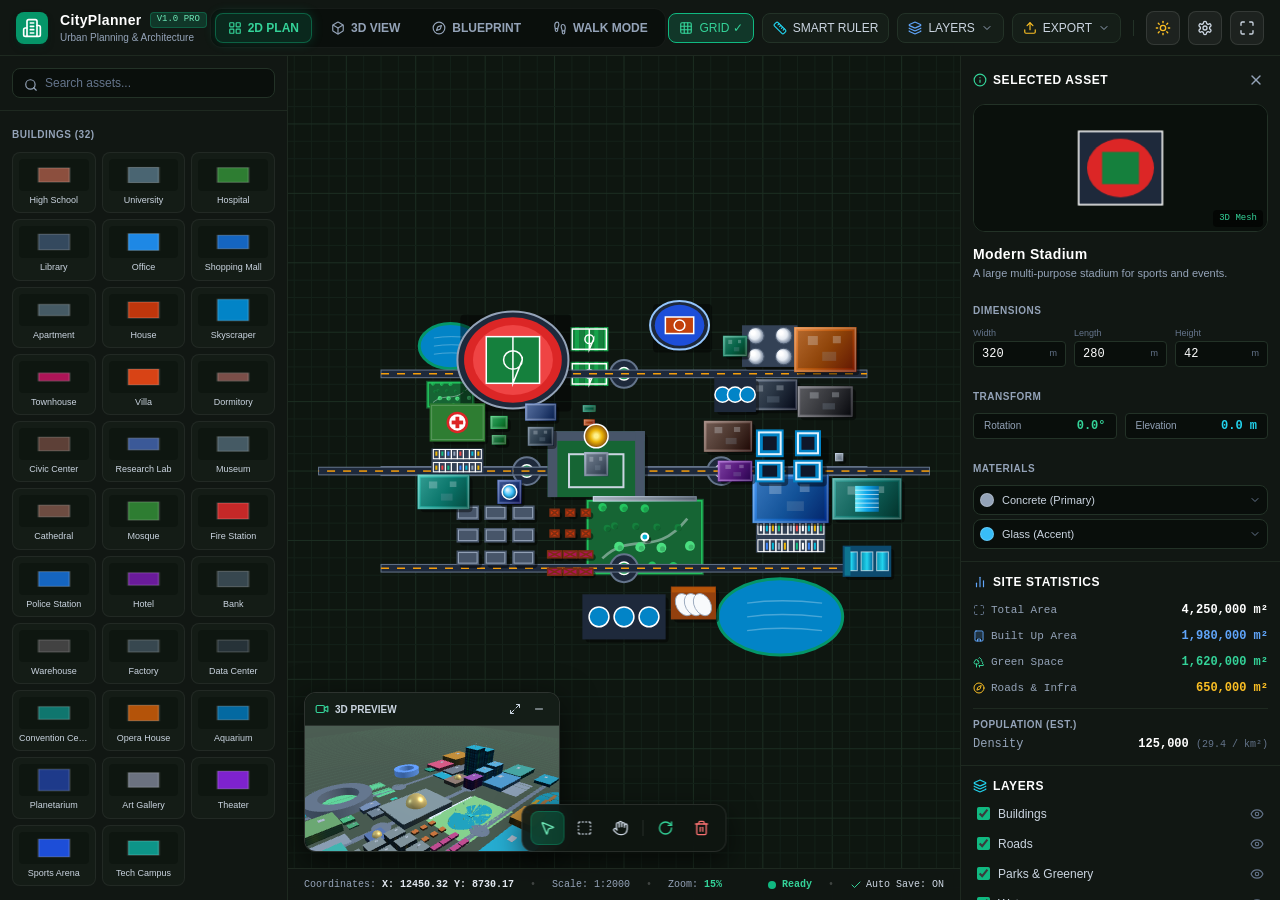
<file: index.html>
<!DOCTYPE html>
<html lang="en">
<head>
  <meta charset="UTF-8" />
  <meta name="viewport" content="width=device-width, initial-scale=1.0, maximum-scale=1.0, user-scalable=no" />
  <title>CityPlanner — Urban Planning & Architecture Studio</title>
  <link rel="icon" type="image/svg+xml" href="favicon.svg" />
  <!-- Vendored libraries: the app works fully offline, no CDN required -->
  <script src="vendor/tailwind.js"></script>
  <!-- Three.js r128 + OrbitControls (local) -->
  <script src="vendor/three.min.js"></script>
  <script src="vendor/OrbitControls.js"></script>
  <!-- Lucide Icons (local) -->
  <script src="vendor/lucide.js"></script>
  <!-- Custom CityPlanner Styles -->
  <link rel="stylesheet" href="cityplanner.css" />
</head>
<body class="h-screen w-screen flex flex-col antialiased bg-[#0c120e] text-slate-200 overflow-hidden">

  <!-- ======================================================== -->
  <!-- TOP NAVIGATION HEADER -->
  <!-- ======================================================== -->
  <header class="h-14 bg-[#111713] border-b border-[#1e2920] px-4 flex items-center justify-between z-30 shrink-0 select-none">
    
    <!-- Left: Brand Logo & Title -->
    <div class="flex items-center gap-3">
      <div class="w-8 h-8 rounded-lg bg-emerald-600 flex items-center justify-center text-white shadow-md shadow-emerald-950/50">
        <i data-lucide="building-2" class="w-5 h-5"></i>
      </div>
      <div>
        <div class="flex items-center gap-2">
          <h1 class="font-bold text-sm text-white tracking-wide">CityPlanner</h1>
          <span class="text-[9px] font-mono uppercase bg-emerald-500/20 text-emerald-300 border border-emerald-500/30 px-1.5 py-0.2 rounded">v1.0 Pro</span>
        </div>
        <p class="text-[10px] text-slate-400">Urban Planning & Architecture</p>
      </div>
    </div>

    <!-- Center: Modes Toggle -->
    <div class="flex items-center gap-1.5 bg-[#0a0f0c] p-1 rounded-xl border border-white/5 text-xs">
      <button onclick="switchViewMode('2d')" id="btnMode2D" class="nav-tab-btn active px-3 py-1.5 rounded-lg font-semibold flex items-center gap-1.5">
        <i data-lucide="layout-grid" class="w-3.5 h-3.5"></i>
        <span>2D PLAN</span>
      </button>

      <button onclick="switchViewMode('3d')" id="btnMode3D" class="nav-tab-btn px-3 py-1.5 rounded-lg font-semibold flex items-center gap-1.5">
        <i data-lucide="box" class="w-3.5 h-3.5"></i>
        <span>3D VIEW</span>
      </button>

      <button onclick="switchViewMode('blueprint')" id="btnModeBlueprint" class="nav-tab-btn px-3 py-1.5 rounded-lg font-semibold flex items-center gap-1.5">
        <i data-lucide="compass" class="w-3.5 h-3.5"></i>
        <span>BLUEPRINT</span>
      </button>

      <button onclick="switchViewMode('walk')" id="btnModeWalk" class="nav-tab-btn px-3 py-1.5 rounded-lg font-semibold flex items-center gap-1.5">
        <i data-lucide="footprints" class="w-3.5 h-3.5"></i>
        <span>WALK MODE</span>
      </button>
    </div>

    <!-- Right: Header Tools & Controls -->
    <div class="flex items-center gap-2">
      <!-- Grid Toggle -->
      <button onclick="toggleGrid()" id="btnGridToggle" class="hdr-tool-btn active px-2.5 py-1.5 rounded-lg text-xs font-medium flex items-center gap-1.5" title="Toggle Grid Snapping">
        <i data-lucide="grid" class="w-3.5 h-3.5 text-emerald-400"></i>
        <span id="gridLabelText">GRID ✓</span>
      </button>

      <!-- Smart Ruler -->
      <button onclick="toggleSmartRuler()" id="btnSmartRuler" class="hdr-tool-btn px-2.5 py-1.5 rounded-lg text-xs font-medium flex items-center gap-1.5" title="Smart Distance & Area Ruler">
        <i data-lucide="ruler" class="w-3.5 h-3.5 text-cyan-400"></i>
        <span>SMART RULER</span>
      </button>

      <!-- Layers Dropdown -->
      <div class="relative">
        <button onclick="toggleLayersDropdown()" id="btnLayersDropdown" class="hdr-tool-btn px-2.5 py-1.5 rounded-lg text-xs font-medium flex items-center gap-1.5" title="Layers Visibility">
          <i data-lucide="layers" class="w-3.5 h-3.5 text-blue-400"></i>
          <span>LAYERS</span>
          <i data-lucide="chevron-down" class="w-3 h-3 text-slate-400"></i>
        </button>
        <div id="quickLayersMenu" class="hidden absolute right-0 mt-2 w-48 rounded-xl bg-[#121a14] border border-[#233227] p-2 shadow-2xl z-50 text-xs space-y-1">
          <!-- Injected via JS -->
        </div>
      </div>

      <!-- Export Button -->
      <div class="relative">
        <button onclick="toggleExportMenu()" id="btnExportMenu" class="hdr-tool-btn px-2.5 py-1.5 rounded-lg text-xs font-medium flex items-center gap-1.5" title="Export Plan & 3D">
          <i data-lucide="upload" class="w-3.5 h-3.5 text-amber-400"></i>
          <span>EXPORT</span>
          <i data-lucide="chevron-down" class="w-3 h-3 text-slate-400"></i>
        </button>
        <div id="exportMenuDropdown" class="hidden absolute right-0 mt-2 w-48 rounded-xl bg-[#121a14] border border-[#233227] py-1.5 shadow-2xl z-50 text-xs">
          <button onclick="exportPlanPNG(); closeExportMenu();" class="w-full text-left px-3 py-1.5 hover:bg-[#1a281e] flex items-center gap-2">
            <i data-lucide="image" class="w-3.5 h-3.5 text-emerald-400"></i> High-Res PNG Image
          </button>
          <button onclick="exportVectorSVG(); closeExportMenu();" class="w-full text-left px-3 py-1.5 hover:bg-[#1a281e] flex items-center gap-2">
            <i data-lucide="file-code" class="w-3.5 h-3.5 text-cyan-400"></i> Vector SVG Plan
          </button>
          <button onclick="exportGeoJSON(); closeExportMenu();" class="w-full text-left px-3 py-1.5 hover:bg-[#1a281e] flex items-center gap-2">
            <i data-lucide="map-pin" class="w-3.5 h-3.5 text-amber-400"></i> GeoJSON / GIS Data
          </button>
          <button onclick="exportPlanJSON(); closeExportMenu();" class="w-full text-left px-3 py-1.5 hover:bg-[#1a281e] flex items-center gap-2">
            <i data-lucide="save" class="w-3.5 h-3.5 text-blue-400"></i> Save Project (JSON)
          </button>
          <div class="h-[1px] bg-[#233227] my-1"></div>
          <button onclick="triggerImportJSON(); closeExportMenu();" class="w-full text-left px-3 py-1.5 hover:bg-[#1a281e] flex items-center gap-2">
            <i data-lucide="folder-open" class="w-3.5 h-3.5 text-purple-400"></i> Load Project (JSON)
          </button>
        </div>
        <input type="file" id="importJSONInput" accept=".json" class="hidden" onchange="handleImportJSON(event)" />
      </div>

      <div class="h-4 w-[1px] bg-[#233227] mx-1"></div>

      <!-- Day/Night Lighting Cycle -->
      <button onclick="cycleTimeOfDay()" id="btnTimeOfDay" class="p-2 rounded-lg bg-white/5 hover:bg-white/10 text-amber-400 border border-white/10 transition" title="Toggle Lighting (Noon, Sunset, Night)">
        <i data-lucide="sun" class="w-4 h-4" id="timeOfDayIcon"></i>
      </button>

      <!-- Settings -->
      <button onclick="openSettingsModal()" class="p-2 rounded-lg bg-white/5 hover:bg-white/10 text-slate-300 border border-white/10 transition" title="Settings">
        <i data-lucide="settings" class="w-4 h-4"></i>
      </button>

      <!-- Fullscreen / Window Controls -->
      <button onclick="toggleFullscreen()" class="p-2 rounded-lg bg-white/5 hover:bg-white/10 text-slate-300 border border-white/10 transition" title="Fullscreen Toggle">
        <i data-lucide="maximize" class="w-4 h-4"></i>
      </button>
    </div>
  </header>

  <!-- ======================================================== -->
  <!-- MAIN WORKSPACE -->
  <!-- ======================================================== -->
  <div class="flex-1 flex overflow-hidden relative">

    <!-- LEFT SIDEBAR: ASSET PALETTE (Width: 280px) -->
    <aside class="w-72 bg-[#111713] border-r border-[#1e2920] flex flex-col shrink-0 z-20">
      <!-- Search Box -->
      <div class="p-3 border-b border-[#1e2920]">
        <div class="relative">
          <i data-lucide="search" class="w-3.5 h-3.5 absolute left-3 top-2.5 text-slate-400"></i>
          <input 
            type="text" 
            id="assetSearchInput" 
            placeholder="Search assets..." 
            oninput="filterAssetPalette(this.value)"
            class="w-full pl-8 pr-7 py-1.5 bg-[#0a0f0c] border border-[#233227] rounded-lg text-xs text-slate-200 placeholder-slate-500 focus:outline-none focus:border-emerald-500"
          />
          <button id="btnClearSearch" onclick="clearSearchInput()" class="hidden absolute right-2 top-2 text-slate-400 hover:text-white">
            <i data-lucide="x" class="w-3.5 h-3.5"></i>
          </button>
        </div>
      </div>

      <!-- Categories & Cards List -->
      <div id="paletteCategoriesContainer" class="flex-1 overflow-y-auto p-3 space-y-4">
        <!-- Injected via JavaScript (158 assets across 6 urban categories) -->
      </div>
    </aside>

    <!-- CENTER CANVAS VIEWPORT -->
    <main class="flex-1 relative bg-[#090e0b] overflow-hidden" id="viewportMainContainer">
      
      <!-- 2D Masterplan Canvas -->
      <canvas id="cityPlanCanvas" class="w-full h-full cursor-grab active:cursor-grabbing block"></canvas>

      <!-- 3D WebGL Canvas (Three.js) -->
      <div id="threeContainer" class="absolute inset-0 hidden"></div>

      <!-- Walk Mode Crosshair & Joysticks -->
      <div id="walkCrosshair"></div>
      <div id="leftJoystick" class="virtual-joystick left-6">
        <div class="joystick-thumb"></div>
      </div>
      <div id="rightJoystick" class="virtual-joystick right-6">
        <div class="joystick-thumb"></div>
      </div>

      <!-- Picture-in-Picture (PiP) 3D Preview Card (Bottom Left) -->
      <div id="pip3DPreview" class="pip-window absolute bottom-12 left-4 z-20 rounded-xl overflow-hidden w-64 h-40">
        <div class="flex items-center justify-between px-2.5 py-1.5 bg-[#141d17] border-b border-white/10 text-[10px] font-bold text-slate-300">
          <span class="flex items-center gap-1.5">
            <i data-lucide="video" class="w-3.5 h-3.5 text-emerald-400"></i>
            <span>3D PREVIEW</span>
          </span>
          <div class="flex items-center gap-1">
            <button onclick="switchViewMode('3d')" class="p-1 hover:text-white" title="Expand to Full 3D View">
              <i data-lucide="maximize-2" class="w-3 h-3"></i>
            </button>
            <button onclick="togglePiPWindow()" class="p-1 hover:text-white" title="Minimize / Hide">
              <i data-lucide="minus" class="w-3 h-3"></i>
            </button>
          </div>
        </div>
        <div id="pipThreeCanvasContainer" class="w-full h-full relative bg-slate-950">
          <!-- 3D Mini Scene Injected via JS -->
        </div>
      </div>

      <!-- Floating Bottom Action Dock (Pointer, Marquee, Pan, Rotate, Delete) -->
      <div class="absolute bottom-12 left-1/2 -translate-x-1/2 z-20 floating-dock rounded-xl px-2 py-1.5 flex items-center gap-1">
        <button onclick="setToolMode('pointer')" id="toolPointer" class="p-2 rounded-lg bg-emerald-600/30 text-emerald-300 border border-emerald-500/30 transition hover:bg-emerald-600/40" title="Pointer / Select Tool (V)">
          <i data-lucide="mouse-pointer-2" class="w-4 h-4"></i>
        </button>
        <button onclick="setToolMode('marquee')" id="toolMarquee" class="p-2 rounded-lg hover:bg-white/10 text-slate-300 transition" title="Marquee Box Select Tool (M)">
          <i data-lucide="box-select" class="w-4 h-4"></i>
        </button>
        <button onclick="setToolMode('pan')" id="toolPan" class="p-2 rounded-lg hover:bg-white/10 text-slate-300 transition" title="Hand / Pan Viewport (H)">
          <i data-lucide="hand" class="w-4 h-4"></i>
        </button>
        <div class="h-4 w-[1px] bg-white/10 mx-0.5"></div>
        <button onclick="rotateSelectedAsset()" class="p-2 rounded-lg hover:bg-white/10 text-slate-300 transition" title="Rotate 90° (R)">
          <i data-lucide="rotate-cw" class="w-4 h-4 text-emerald-400"></i>
        </button>
        <button onclick="deleteSelectedAsset()" class="p-2 rounded-lg hover:bg-red-950/60 hover:text-red-300 text-slate-300 transition" title="Delete Asset (Del)">
          <i data-lucide="trash-2" class="w-4 h-4 text-red-400"></i>
        </button>
      </div>

      <!-- Bottom Status Bar -->
      <footer class="absolute bottom-0 left-0 right-0 h-8 bg-[#111713]/95 backdrop-blur border-t border-[#1e2920] px-4 flex items-center justify-between text-[10px] font-mono text-slate-400 z-20">
        <div class="flex items-center gap-4">
          <span>Coordinates: <strong id="statusCoordsText" class="text-slate-200">X: 12450.32  Y: 8730.17</strong></span>
          <span class="text-white/20">•</span>
          <span id="statusScaleText">Scale: 1:2000</span>
          <span class="text-white/20">•</span>
          <span>Zoom: <strong id="statusZoomText" class="text-emerald-400">68%</strong></span>
        </div>

        <div class="flex items-center gap-4">
          <span class="flex items-center gap-1.5 text-emerald-400 font-semibold">
            <span class="w-2 h-2 rounded-full bg-emerald-500 animate-pulse"></span>
            <span>Ready</span>
          </span>
          <span class="text-white/20">•</span>
          <span class="text-slate-300 flex items-center gap-1">
            <i data-lucide="check" class="w-3 h-3 text-emerald-400"></i>
            <span>Auto Save: ON</span>
          </span>
        </div>
      </footer>

    </main>

    <!-- RIGHT SIDEBAR: INSPECTOR & SITE ANALYTICS (Width: 320px) -->
    <aside class="w-80 bg-[#111713] border-l border-[#1e2920] flex flex-col shrink-0 z-20 overflow-y-auto">
      
      <!-- Selected Asset Inspector -->
      <div class="border-b border-[#1e2920] p-3 space-y-3">
        <div class="flex items-center justify-between">
          <h3 class="font-bold text-xs text-white uppercase tracking-wider flex items-center gap-1.5">
            <i data-lucide="info" class="w-3.5 h-3.5 text-emerald-400"></i>
            <span>SELECTED ASSET</span>
          </h3>
          <button onclick="deselectAsset()" class="text-slate-400 hover:text-white p-1">
            <i data-lucide="x" class="w-4 h-4"></i>
          </button>
        </div>

        <!-- 3D Photo / Render Thumbnail Card -->
        <div class="w-full h-32 rounded-xl bg-[#090e0b] border border-[#233227] overflow-hidden relative flex items-center justify-center">
          <canvas id="inspectorPreviewCanvas" width="280" height="128" class="w-full h-full object-cover"></canvas>
          <div class="absolute bottom-1 right-1 bg-black/60 backdrop-blur px-1.5 py-0.5 rounded text-[9px] font-mono text-emerald-400">
            3D Mesh
          </div>
        </div>

        <!-- Title & Description -->
        <div>
          <h4 id="inspectAssetName" class="text-sm font-bold text-white tracking-wide">Modern Stadium</h4>
          <p id="inspectAssetDesc" class="text-[11px] text-slate-400 leading-snug mt-0.5">
            A large multi-purpose stadium for sports and events.
          </p>
        </div>

        <!-- Dimensions -->
        <div class="space-y-1.5 pt-1">
          <span class="text-[10px] font-bold text-slate-400 uppercase tracking-wider">DIMENSIONS</span>
          <div class="grid grid-cols-3 gap-2">
            <div>
              <label class="text-[9px] text-slate-500 block">Width</label>
              <div class="flex items-center bg-[#090e0b] border border-[#233227] rounded px-2 py-1">
                <input type="number" id="dimWidthInput" step="1" oninput="updateAssetDimensions()" class="w-full bg-transparent text-xs font-mono text-white focus:outline-none" />
                <span class="text-[9px] text-slate-500 ml-1">m</span>
              </div>
            </div>
            <div>
              <label class="text-[9px] text-slate-500 block">Length</label>
              <div class="flex items-center bg-[#090e0b] border border-[#233227] rounded px-2 py-1">
                <input type="number" id="dimLengthInput" step="1" oninput="updateAssetDimensions()" class="w-full bg-transparent text-xs font-mono text-white focus:outline-none" />
                <span class="text-[9px] text-slate-500 ml-1">m</span>
              </div>
            </div>
            <div>
              <label class="text-[9px] text-slate-500 block">Height</label>
              <div class="flex items-center bg-[#090e0b] border border-[#233227] rounded px-2 py-1">
                <input type="number" id="dimHeightInput" step="1" oninput="updateAssetDimensions()" class="w-full bg-transparent text-xs font-mono text-white focus:outline-none" />
                <span class="text-[9px] text-slate-500 ml-1">m</span>
              </div>
            </div>
          </div>
        </div>

        <!-- Transform -->
        <div class="space-y-1.5 pt-1">
          <span class="text-[10px] font-bold text-slate-400 uppercase tracking-wider">TRANSFORM</span>
          <div class="grid grid-cols-2 gap-2 text-xs">
            <div class="flex items-center justify-between bg-[#090e0b] border border-[#233227] rounded px-2.5 py-1">
              <span class="text-[10px] text-slate-400">Rotation</span>
              <span id="inspectRotValue" class="font-mono text-emerald-400 font-bold">0.0°</span>
            </div>
            <div class="flex items-center justify-between bg-[#090e0b] border border-[#233227] rounded px-2.5 py-1">
              <span class="text-[10px] text-slate-400">Elevation</span>
              <span id="inspectElevValue" class="font-mono text-cyan-400 font-bold">0.0 m</span>
            </div>
          </div>
        </div>

        <!-- Materials -->
        <div class="space-y-1.5 pt-1">
          <span class="text-[10px] font-bold text-slate-400 uppercase tracking-wider">MATERIALS</span>
          <div class="space-y-1 text-xs">
            <div class="flex items-center justify-between p-1.5 bg-[#090e0b] border border-[#233227] rounded-lg">
              <div class="flex items-center gap-2">
                <span class="w-3.5 h-3.5 rounded-full bg-slate-400 border border-white/20"></span>
                <span class="text-[11px] text-slate-300">Concrete (Primary)</span>
              </div>
              <i data-lucide="chevron-down" class="w-3 h-3 text-slate-500"></i>
            </div>
            <div class="flex items-center justify-between p-1.5 bg-[#090e0b] border border-[#233227] rounded-lg">
              <div class="flex items-center gap-2">
                <span class="w-3.5 h-3.5 rounded-full bg-sky-400 border border-white/20"></span>
                <span class="text-[11px] text-slate-300">Glass (Accent)</span>
              </div>
              <i data-lucide="chevron-down" class="w-3 h-3 text-slate-500"></i>
            </div>
          </div>
        </div>
      </div>

      <!-- Site Statistics Section -->
      <div class="border-b border-[#1e2920] p-3 space-y-2.5">
        <h3 class="font-bold text-xs text-white uppercase tracking-wider flex items-center justify-between">
          <span class="flex items-center gap-1.5">
            <i data-lucide="bar-chart-2" class="w-3.5 h-3.5 text-blue-400"></i>
            <span>SITE STATISTICS</span>
          </span>
        </h3>
        <div class="space-y-1.5 text-xs font-mono">
          <div class="flex justify-between items-center py-0.5">
            <span class="text-slate-400 text-[11px] flex items-center gap-1.5">
              <i data-lucide="maximize" class="w-3 h-3 text-slate-500"></i> Total Area
            </span>
            <strong class="text-white">4,250,000 m²</strong>
          </div>
          <div class="flex justify-between items-center py-0.5">
            <span class="text-slate-400 text-[11px] flex items-center gap-1.5">
              <i data-lucide="building" class="w-3 h-3 text-blue-400"></i> Built Up Area
            </span>
            <strong class="text-blue-400">1,980,000 m²</strong>
          </div>
          <div class="flex justify-between items-center py-0.5">
            <span class="text-slate-400 text-[11px] flex items-center gap-1.5">
              <i data-lucide="trees" class="w-3 h-3 text-emerald-400"></i> Green Space
            </span>
            <strong class="text-emerald-400">1,620,000 m²</strong>
          </div>
          <div class="flex justify-between items-center py-0.5">
            <span class="text-slate-400 text-[11px] flex items-center gap-1.5">
              <i data-lucide="compass" class="w-3 h-3 text-amber-400"></i> Roads & Infra
            </span>
            <strong class="text-amber-400">650,000 m²</strong>
          </div>
        </div>

        <div class="pt-2 border-t border-[#1e2920]">
          <span class="text-[10px] font-bold text-slate-400 uppercase tracking-wider block mb-1">POPULATION (EST.)</span>
          <div class="flex justify-between items-center text-xs font-mono">
            <span class="text-slate-400">Density</span>
            <span class="text-white"><strong>125,000</strong> <span class="text-slate-500 text-[10px]">(29.4 / km²)</span></span>
          </div>
        </div>
      </div>

      <!-- Layers Section -->
      <div class="border-b border-[#1e2920] p-3 space-y-2">
        <h3 class="font-bold text-xs text-white uppercase tracking-wider flex items-center justify-between">
          <span class="flex items-center gap-1.5">
            <i data-lucide="layers" class="w-3.5 h-3.5 text-cyan-400"></i>
            <span>LAYERS</span>
          </span>
        </h3>
        <div class="space-y-1.5 text-xs">
          <label class="flex items-center justify-between p-1 hover:bg-white/5 rounded cursor-pointer">
            <span class="flex items-center gap-2">
              <input type="checkbox" id="layerCheckBuildings" checked onchange="toggleLayerVisibility('buildings', this.checked)" class="accent-emerald-500 rounded" />
              <span class="text-slate-300">Buildings</span>
            </span>
            <i data-lucide="eye" class="w-3.5 h-3.5 text-slate-500"></i>
          </label>
          <label class="flex items-center justify-between p-1 hover:bg-white/5 rounded cursor-pointer">
            <span class="flex items-center gap-2">
              <input type="checkbox" id="layerCheckRoads" checked onchange="toggleLayerVisibility('roads', this.checked)" class="accent-emerald-500 rounded" />
              <span class="text-slate-300">Roads</span>
            </span>
            <i data-lucide="eye" class="w-3.5 h-3.5 text-slate-500"></i>
          </label>
          <label class="flex items-center justify-between p-1 hover:bg-white/5 rounded cursor-pointer">
            <span class="flex items-center gap-2">
              <input type="checkbox" id="layerCheckGreen" checked onchange="toggleLayerVisibility('green', this.checked)" class="accent-emerald-500 rounded" />
              <span class="text-slate-300">Parks & Greenery</span>
            </span>
            <i data-lucide="eye" class="w-3.5 h-3.5 text-slate-500"></i>
          </label>
          <label class="flex items-center justify-between p-1 hover:bg-white/5 rounded cursor-pointer">
            <span class="flex items-center gap-2">
              <input type="checkbox" id="layerCheckWater" checked onchange="toggleLayerVisibility('water', this.checked)" class="accent-emerald-500 rounded" />
              <span class="text-slate-300">Water</span>
            </span>
            <i data-lucide="eye" class="w-3.5 h-3.5 text-slate-500"></i>
          </label>
          <label class="flex items-center justify-between p-1 hover:bg-white/5 rounded cursor-pointer">
            <span class="flex items-center gap-2">
              <input type="checkbox" id="layerCheckUtilities" checked onchange="toggleLayerVisibility('utilities', this.checked)" class="accent-emerald-500 rounded" />
              <span class="text-slate-300">Utilities</span>
            </span>
            <i data-lucide="eye" class="w-3.5 h-3.5 text-slate-500"></i>
          </label>
          <label class="flex items-center justify-between p-1 hover:bg-white/5 rounded cursor-pointer">
            <span class="flex items-center gap-2">
              <input type="checkbox" id="layerCheckDecorations" checked onchange="toggleLayerVisibility('decorations', this.checked)" class="accent-emerald-500 rounded" />
              <span class="text-slate-300">Decorations</span>
            </span>
            <i data-lucide="eye" class="w-3.5 h-3.5 text-slate-500"></i>
          </label>
        </div>
      </div>

      <!-- Land Use Distribution (Donut Chart) -->
      <div class="p-3 space-y-2">
        <h3 class="font-bold text-xs text-white uppercase tracking-wider flex items-center justify-between">
          <span class="flex items-center gap-1.5">
            <i data-lucide="pie-chart" class="w-3.5 h-3.5 text-amber-400"></i>
            <span>LAND USE DISTRIBUTION</span>
          </span>
        </h3>
        
        <div class="flex items-center gap-4 pt-1">
          <!-- Circular Donut Chart SVG -->
          <div class="relative w-18 h-18 shrink-0">
            <svg class="w-18 h-18 -rotate-90 transform" viewBox="0 0 36 36">
              <!-- Background Circle -->
              <circle cx="18" cy="18" r="14" fill="none" stroke="#1f2922" stroke-width="5" />
              <!-- Built Segment (46.6%) -->
              <circle class="donut-segment" cx="18" cy="18" r="14" fill="none" stroke="#3b82f6" stroke-width="5" stroke-dasharray="41 88" stroke-dashoffset="0" />
              <!-- Green Segment (38.1%) -->
              <circle class="donut-segment" cx="18" cy="18" r="14" fill="none" stroke="#10b981" stroke-width="5" stroke-dasharray="33.5 88" stroke-dashoffset="-41" />
              <!-- Infrastructure Segment (15.3%) -->
              <circle class="donut-segment" cx="18" cy="18" r="14" fill="none" stroke="#f59e0b" stroke-width="5" stroke-dasharray="13.5 88" stroke-dashoffset="-74.5" />
            </svg>
          </div>

          <!-- Legend -->
          <div class="space-y-1 text-[11px] font-mono flex-1">
            <div class="flex items-center justify-between">
              <span class="flex items-center gap-1.5 text-slate-300">
                <span class="w-2.5 h-2.5 rounded-sm bg-blue-500"></span> Built
              </span>
              <span class="font-bold text-white">46.6%</span>
            </div>
            <div class="flex items-center justify-between">
              <span class="flex items-center gap-1.5 text-slate-300">
                <span class="w-2.5 h-2.5 rounded-sm bg-emerald-500"></span> Green
              </span>
              <span class="font-bold text-white">38.1%</span>
            </div>
            <div class="flex items-center justify-between">
              <span class="flex items-center gap-1.5 text-slate-300">
                <span class="w-2.5 h-2.5 rounded-sm bg-amber-500"></span> Infrastructure
              </span>
              <span class="font-bold text-white">15.3%</span>
            </div>
          </div>
        </div>
      </div>

    </aside>

  </div>

  <!-- ======================================================== -->
  <!-- SETTINGS MODAL -->
  <!-- ======================================================== -->
  <div id="settingsModal" class="hidden fixed inset-0 z-50 bg-black/80 backdrop-blur-md flex items-center justify-center p-4">
    <div class="bg-[#121914] max-w-md w-full rounded-2xl border border-[#233227] p-6 space-y-4 shadow-2xl">
      <div class="flex items-center justify-between pb-3 border-b border-white/10">
        <h3 class="text-sm font-bold text-white flex items-center gap-2">
          <i data-lucide="settings" class="w-4 h-4 text-emerald-400"></i>
          <span>CityPlanner Preferences</span>
        </h3>
        <button onclick="closeSettingsModal()" class="text-slate-400 hover:text-white p-1">
          <i data-lucide="x" class="w-5 h-5"></i>
        </button>
      </div>

      <div class="space-y-3 text-xs">
        <div class="flex items-center justify-between p-2.5 bg-[#0a0f0c] rounded-xl border border-white/5">
          <div>
            <span class="text-slate-200 font-semibold block">Render Quality & Performance</span>
            <span class="text-[10px] text-slate-500">Dynamic LOD & viewport culling</span>
          </div>
          <select id="prefQuality" class="bg-[#152018] text-slate-300 border border-white/10 rounded-lg px-2.5 py-1 text-xs">
            <option value="ultra" selected>Ultra (60 FPS)</option>
            <option value="high">High Performance</option>
            <option value="eco">Battery Saver (Mobile)</option>
          </select>
        </div>

        <div class="flex items-center justify-between p-2.5 bg-[#0a0f0c] rounded-xl border border-white/5">
          <div>
            <span class="text-slate-200 font-semibold block">Grid Snap Size</span>
            <span class="text-[10px] text-slate-500">Step distance in meters</span>
          </div>
          <select id="prefGridSnap" class="bg-[#152018] text-slate-300 border border-white/10 rounded-lg px-2.5 py-1 text-xs">
            <option value="1" selected>1.0 Meter</option>
            <option value="5">5.0 Meters</option>
            <option value="10">10.0 Meters (Urban Block)</option>
          </select>
        </div>

        <div class="flex items-center justify-between p-2.5 bg-[#0a0f0c] rounded-xl border border-white/5">
          <div>
            <span class="text-slate-200 font-semibold block">Auto-Save State</span>
            <span class="text-[10px] text-slate-500">Saves masterplan to browser storage</span>
          </div>
          <input type="checkbox" id="prefAutoSave" checked class="accent-emerald-500" />
        </div>
      </div>

      <div class="flex justify-end pt-2">
        <button onclick="closeSettingsModal()" class="px-4 py-2 rounded-xl bg-emerald-600 hover:bg-emerald-500 text-white font-semibold text-xs transition">
          Save & Close
        </button>
      </div>
    </div>
  </div>

  <!-- Load CityPlanner Core Engine -->
  <script src="cityplanner.js"></script>
</body>
</html>
</file>
<file: cityplanner.css>
/* CityPlanner — Global Theme Styles & Animations */
:root {
  --bg-main: #0c120e;
  --bg-panel: #111713;
  --border-subtle: #1e2920;
  --accent-green: #10b981;
  --accent-blue: #38bdf8;
  --accent-amber: #f59e0b;
}

body {
  background-color: var(--bg-main);
  color: #e2e8f0;
  font-family: -apple-system, BlinkMacSystemFont, "Segoe UI", Roboto, "Helvetica Neue", sans-serif;
  overflow: hidden;
  user-select: none;
  -webkit-user-select: none;
  touch-action: none;
}

/* Custom Sleek Scrollbar */
::-webkit-scrollbar {
  width: 5px;
  height: 5px;
}
::-webkit-scrollbar-track {
  background: #090e0b;
}
::-webkit-scrollbar-thumb {
  background: #1f2e23;
  border-radius: 4px;
}
::-webkit-scrollbar-thumb:hover {
  background: var(--accent-green);
}

/* Palette Card Styles */
.asset-card {
  transition: all 0.15s cubic-bezier(0.4, 0, 0.2, 1);
  background: #141c16;
  border: 1px solid rgba(255, 255, 255, 0.06);
}
.asset-card:hover {
  background: #1b2820;
  border-color: #10b981;
  transform: translateY(-2px);
  box-shadow: 0 4px 12px rgba(16, 185, 129, 0.15);
}
.asset-card:active {
  transform: scale(0.96);
}

/* Top Navigation Buttons */
.nav-tab-btn {
  transition: all 0.15s ease;
  background: transparent;
  color: #94a3b8;
  border: 1px solid transparent;
}
.nav-tab-btn:hover {
  color: #ffffff;
  background: rgba(255, 255, 255, 0.05);
}
.nav-tab-btn.active {
  background: rgba(16, 185, 129, 0.15);
  color: #34d399;
  border-color: rgba(16, 185, 129, 0.4);
  box-shadow: 0 0 12px rgba(16, 185, 129, 0.2);
}

/* Header Action Buttons */
.hdr-tool-btn {
  background: #151e18;
  border: 1px solid #233227;
  color: #cbd5e1;
  transition: all 0.15s ease;
}
.hdr-tool-btn:hover {
  background: #1e2c22;
  color: #ffffff;
  border-color: #324a39;
}
.hdr-tool-btn.active {
  background: rgba(16, 185, 129, 0.2);
  border-color: #10b981;
  color: #34d399;
}

/* Floating Dock Pill */
.floating-dock {
  background: rgba(15, 22, 17, 0.90);
  backdrop-filter: blur(12px);
  border: 1px solid rgba(255, 255, 255, 0.1);
  box-shadow: 0 10px 30px rgba(0, 0, 0, 0.6);
}

/* Picture in Picture Window */
.pip-window {
  background: rgba(17, 24, 19, 0.95);
  backdrop-filter: blur(16px);
  border: 1px solid rgba(255, 255, 255, 0.12);
  box-shadow: 0 12px 36px rgba(0, 0, 0, 0.7);
  transition: width 0.25s ease, height 0.25s ease, opacity 0.2s ease;
}

/* Donut Chart Animation */
.donut-segment {
  transition: stroke-dasharray 0.4s ease, stroke-width 0.2s ease;
}
.donut-segment:hover {
  stroke-width: 14;
}

/* Crosshair for Walk Mode */
#walkCrosshair {
  pointer-events: none;
  position: absolute;
  top: 50%;
  left: 50%;
  transform: translate(-50%, -50%);
  width: 18px;
  height: 18px;
  display: none;
}
#walkCrosshair::before, #walkCrosshair::after {
  content: '';
  position: absolute;
  background: rgba(255, 255, 255, 0.9);
}
#walkCrosshair::before { top: 8px; left: 0; width: 18px; height: 2px; }
#walkCrosshair::after { top: 0; left: 8px; width: 2px; height: 18px; }

/* Virtual Joystick for Mobile Touch in Walk Mode */
.virtual-joystick {
  position: absolute;
  bottom: 24px;
  width: 100px;
  height: 100px;
  border-radius: 50%;
  background: rgba(255, 255, 255, 0.08);
  border: 2px solid rgba(255, 255, 255, 0.2);
  display: none;
  touch-action: none;
}
.joystick-thumb {
  position: absolute;
  top: 50%;
  left: 50%;
  width: 40px;
  height: 40px;
  margin-top: -20px;
  margin-left: -20px;
  border-radius: 50%;
  background: rgba(16, 185, 129, 0.6);
  border: 2px solid #ffffff;
  pointer-events: none;
}
</file>
